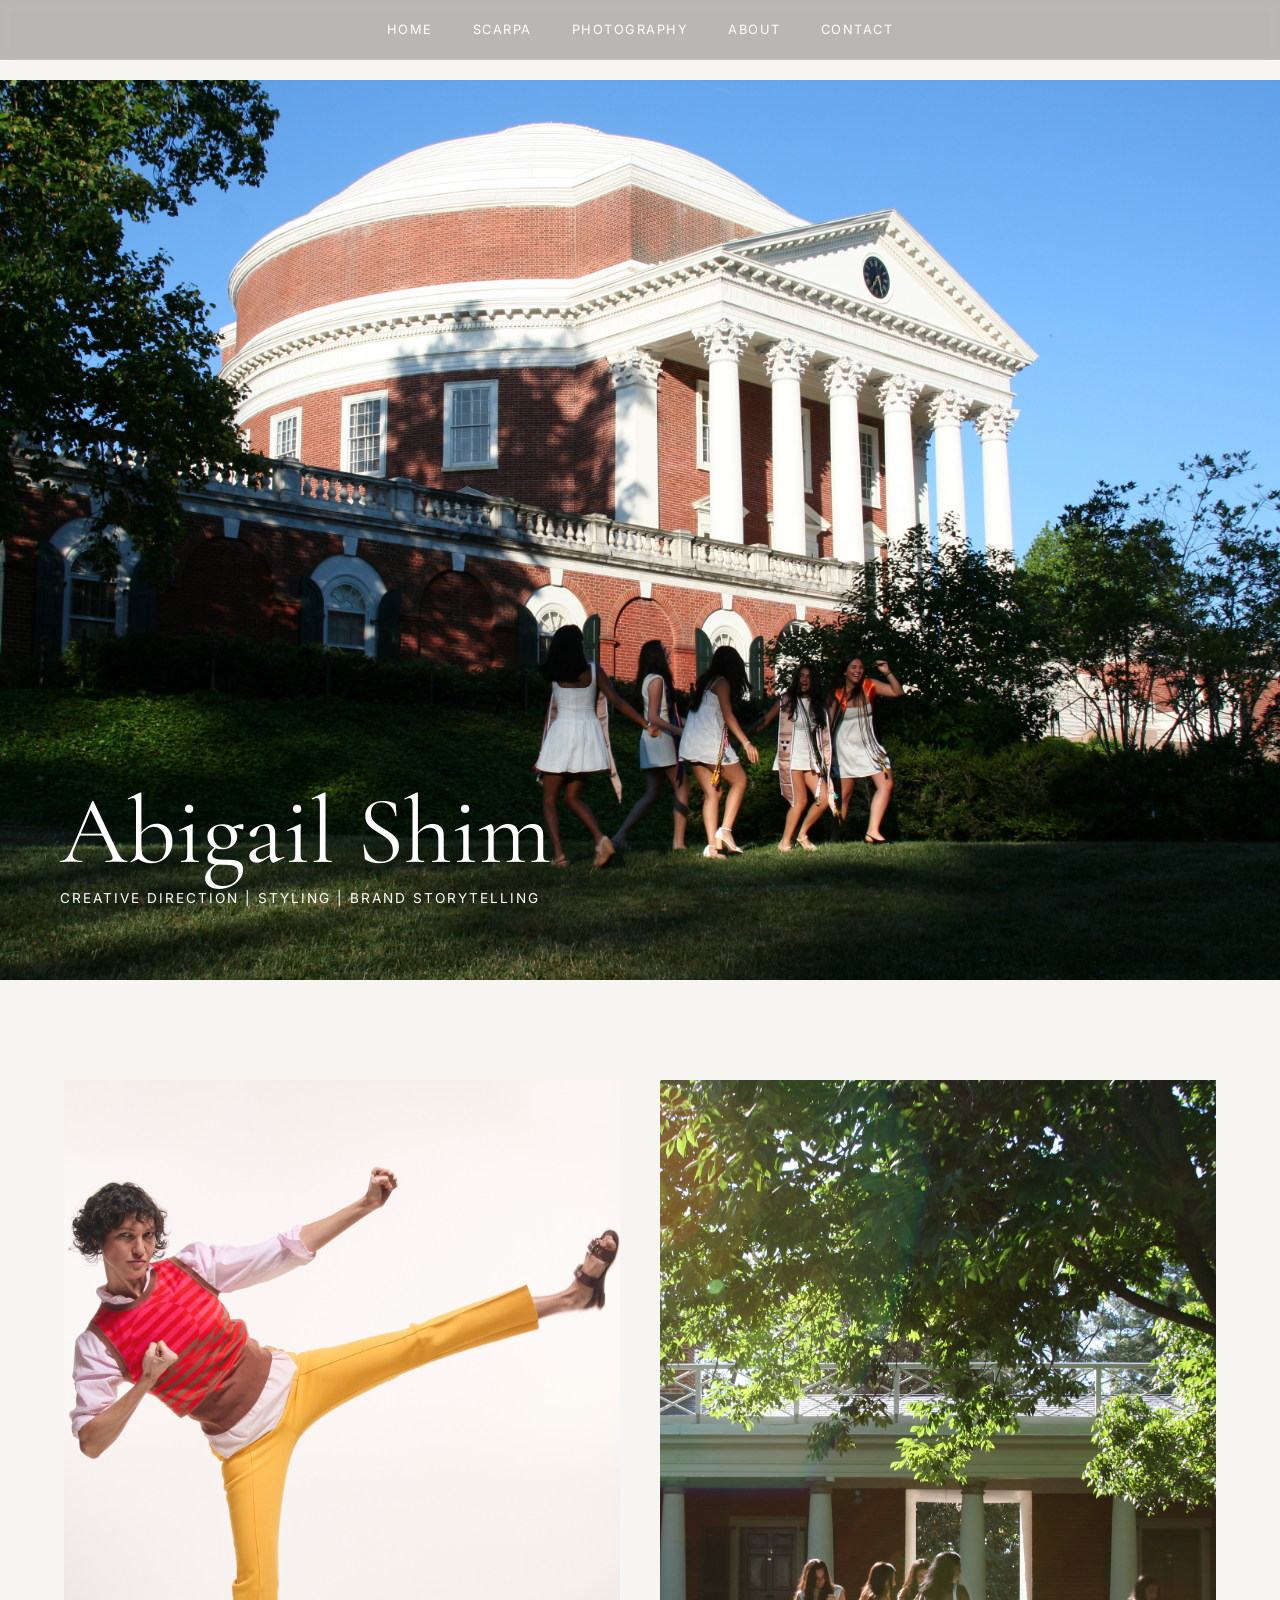
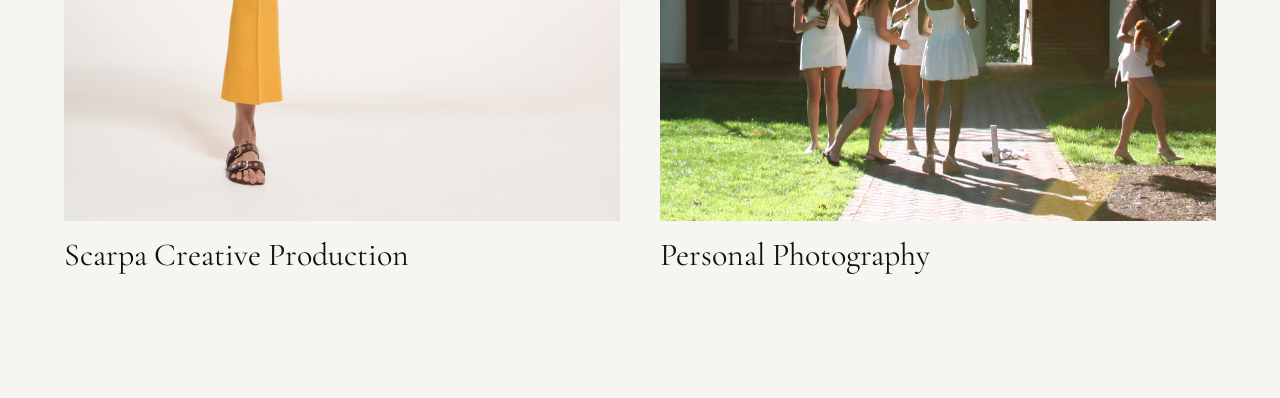
<file: index.html>
<!DOCTYPE html>
<html lang="en">
<head>
    <meta charset="UTF-8">
    <meta name="viewport" content="width=device-width, initial-scale=1.0">
    <title>Abigail Shim</title>
    <link rel="stylesheet" href="style.css">
</head>

<body>

<header class="top-bar">

    <nav>
        <a href="index.html">Home</a>
        <a href="scarpa.html">Scarpa</a>
        <a href="photography.html">Photography</a>
        <a href="about.html">About</a>
        <a href="contact.html">Contact</a>
    </nav>

</header>

    <section class="hero">

        <img src="images/hero.jpg" alt="Editorial Image">

        <div class="hero-text">
            <h1>Abigail Shim</h1>

            <p>
                Creative Direction | Styling | Brand Storytelling
            </p>
        </div>

    </section>

    <section class="featured-work">

        <a href="scarpa.html" class="work-card">
            <img src="images/scarpa/scarpaA.jpeg" alt="Scarpa Work">

            <h2>
                Scarpa Creative Production
            </h2>
        </a>

        <a href="photography.html" class="work-card">
            <img src="images/photography/image0.jpg" alt="Photography Work">

            <h2>
                Personal Photography
            </h2>
        </a>

    </section>

</body>
</html>
</file>
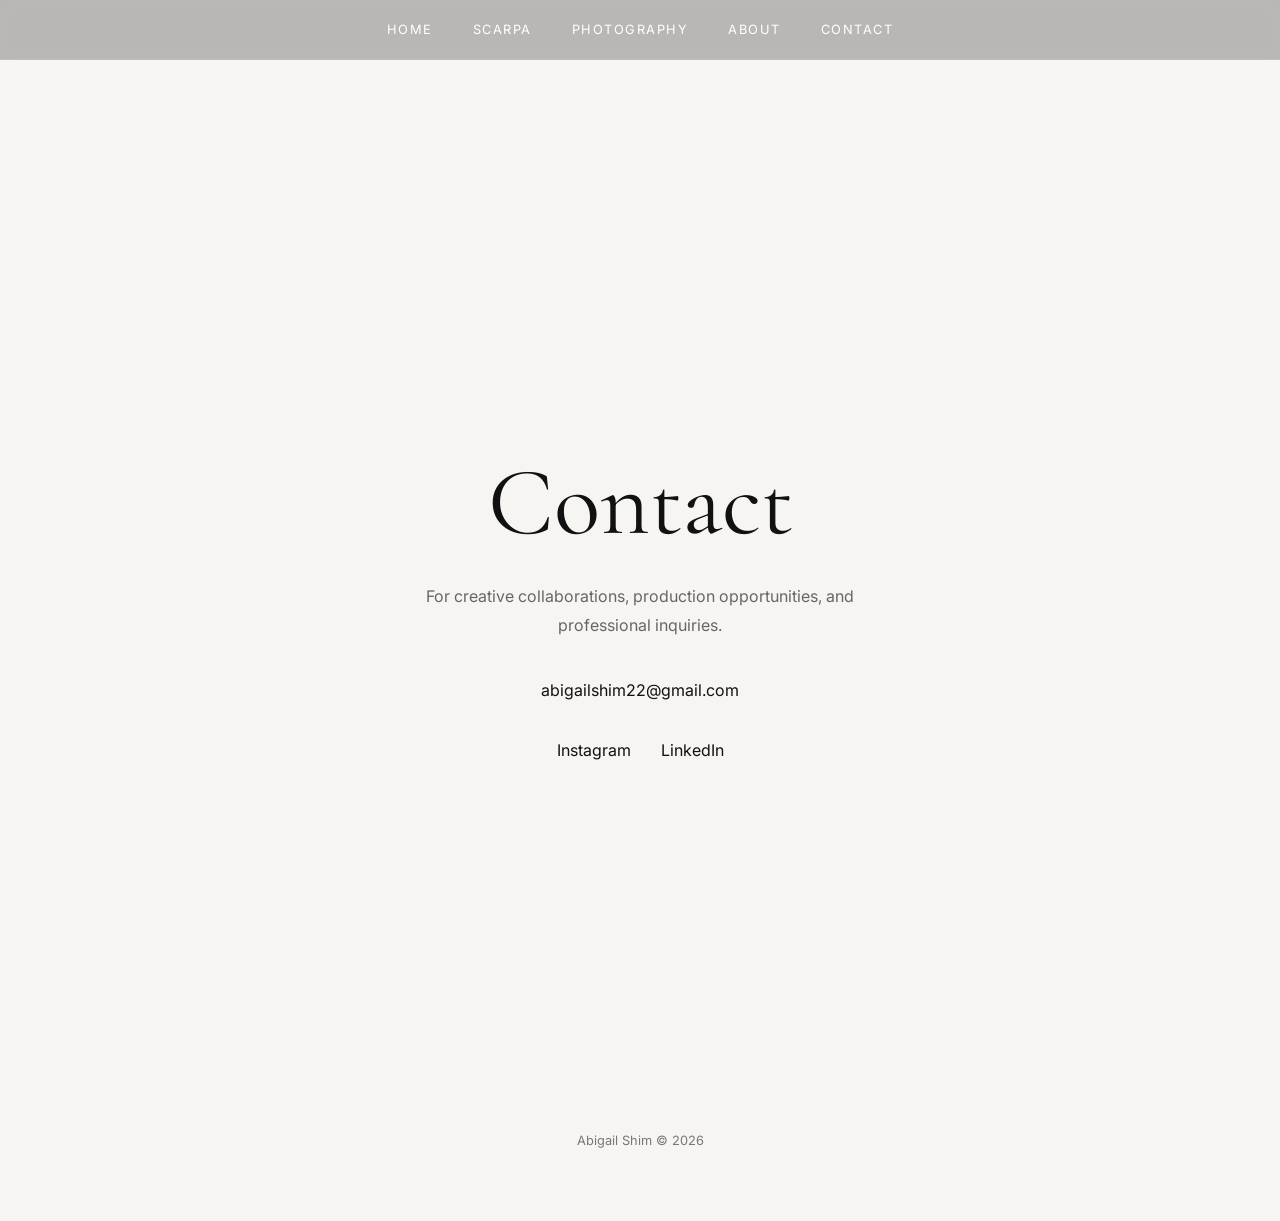
<file: contact.html>
<!DOCTYPE html>
<html lang="en">

<head>
    <meta charset="UTF-8">
    <meta name="viewport" content="width=device-width, initial-scale=1.0">
    <title>Contact | Abigail Shim</title>

    <link rel="stylesheet" href="style.css">
</head>

<body>

<header class="top-bar">

    <nav>
        <a href="index.html">Home</a>
        <a href="scarpa.html">Scarpa</a>
        <a href="photography.html">Photography</a>
        <a href="about.html">About</a>
        <a href="contact.html">Contact</a>
    </nav>

</header>

<section class="contact-page">

    <h1>Contact</h1>

    <p>
        For creative collaborations, production opportunities,
        and professional inquiries.
    </p>

    <a href="mailto:abigailshim22@gmail.com">
        abigailshim22@gmail.com
    </a>

    <div class="contact-links">

        <a href="https://www.instagram.com/st1aurentcowgirl/" target="_blank">
            Instagram
        </a>

        <a href="https://www.linkedin.com/in/abigail-shim" target="www.linkedin.com/in/abigail-shim">
            LinkedIn
        </a>

    </div>

</section>

<footer>
    <p>Abigail Shim © 2026</p>
</footer>

</body>
</html>
</file>
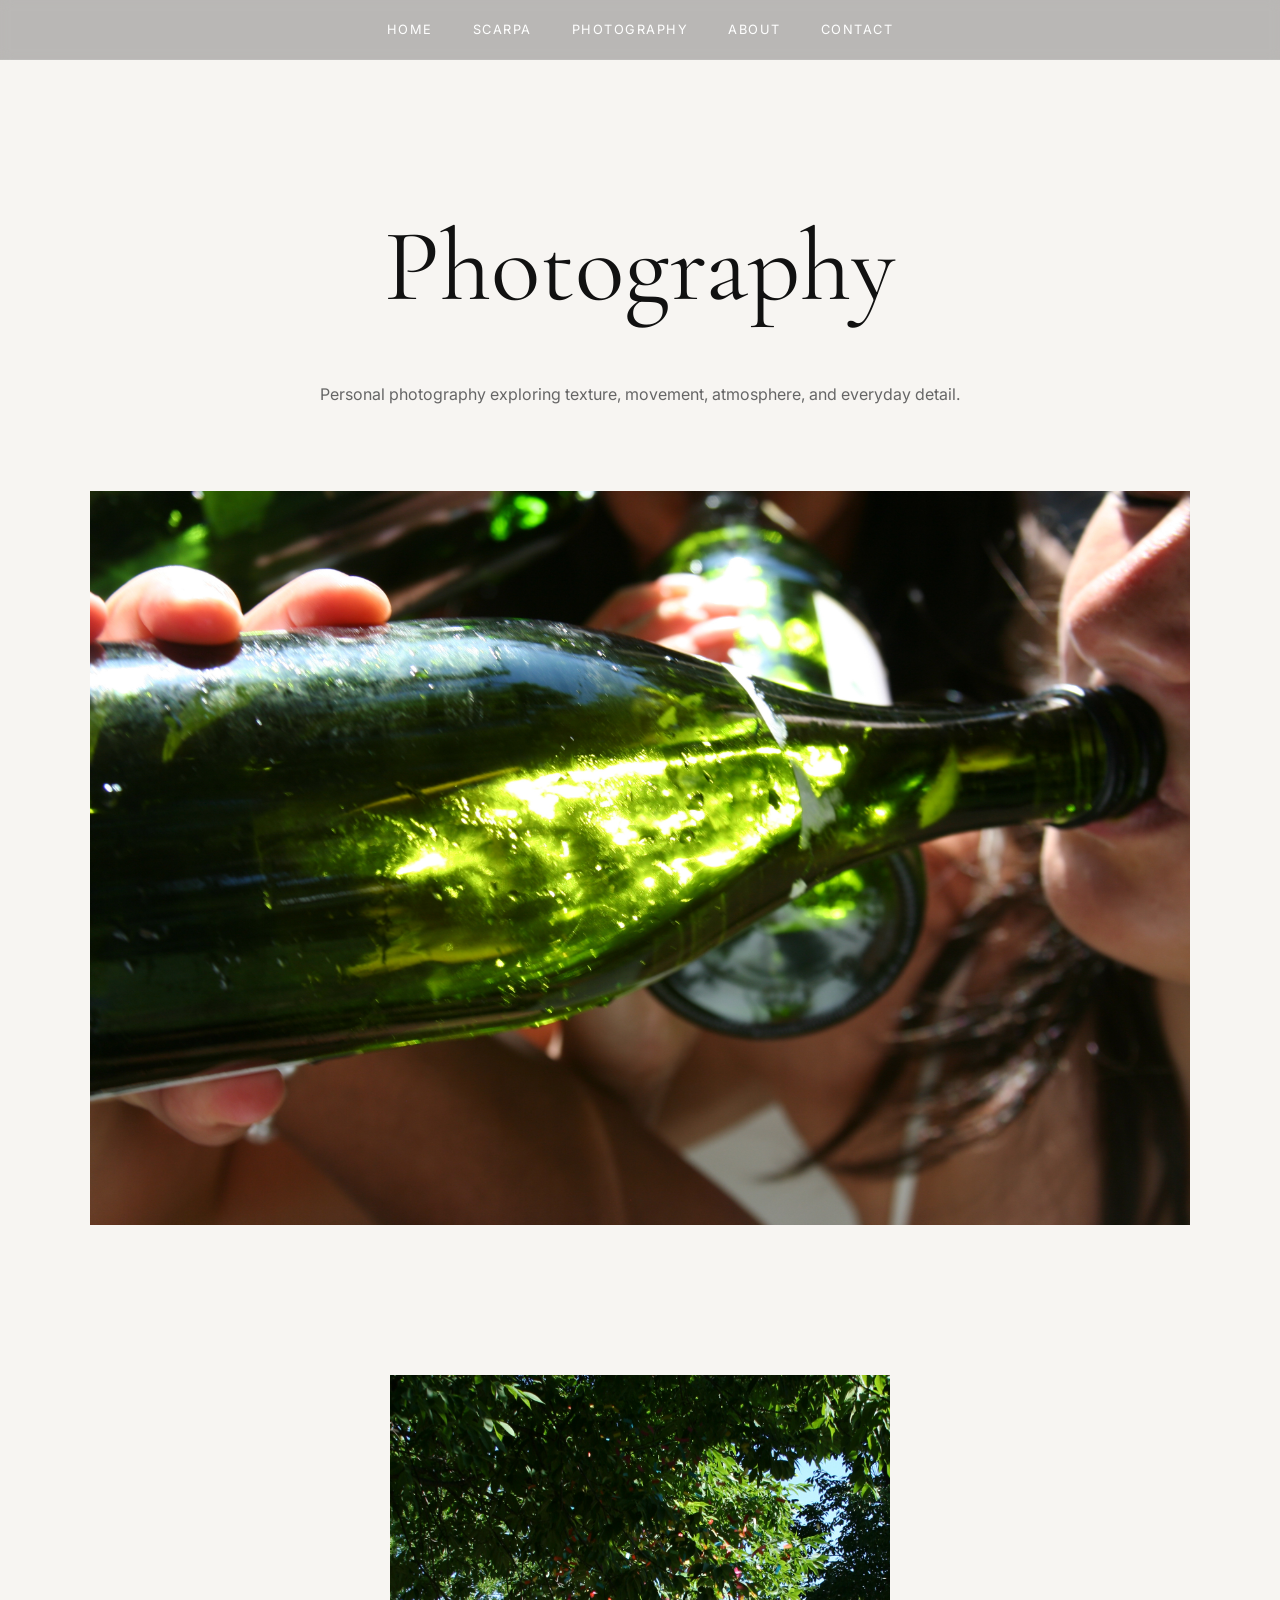
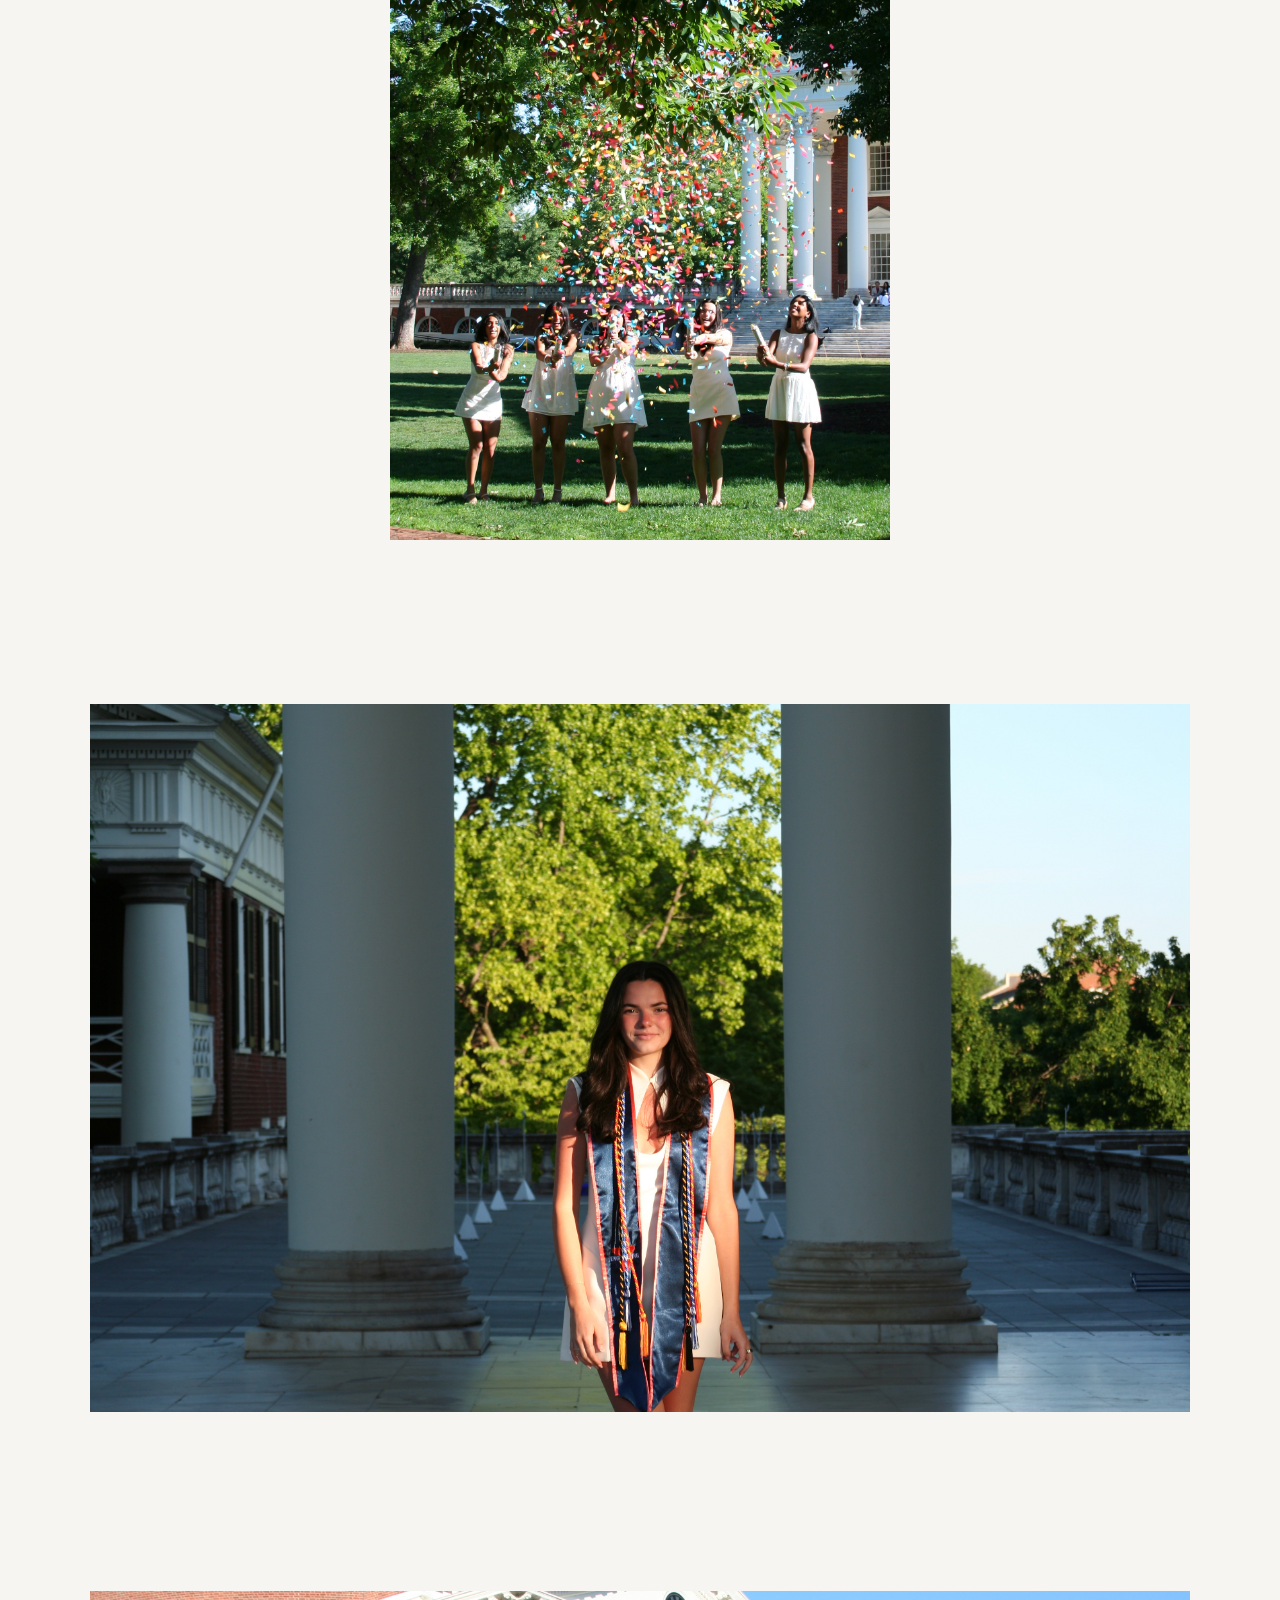
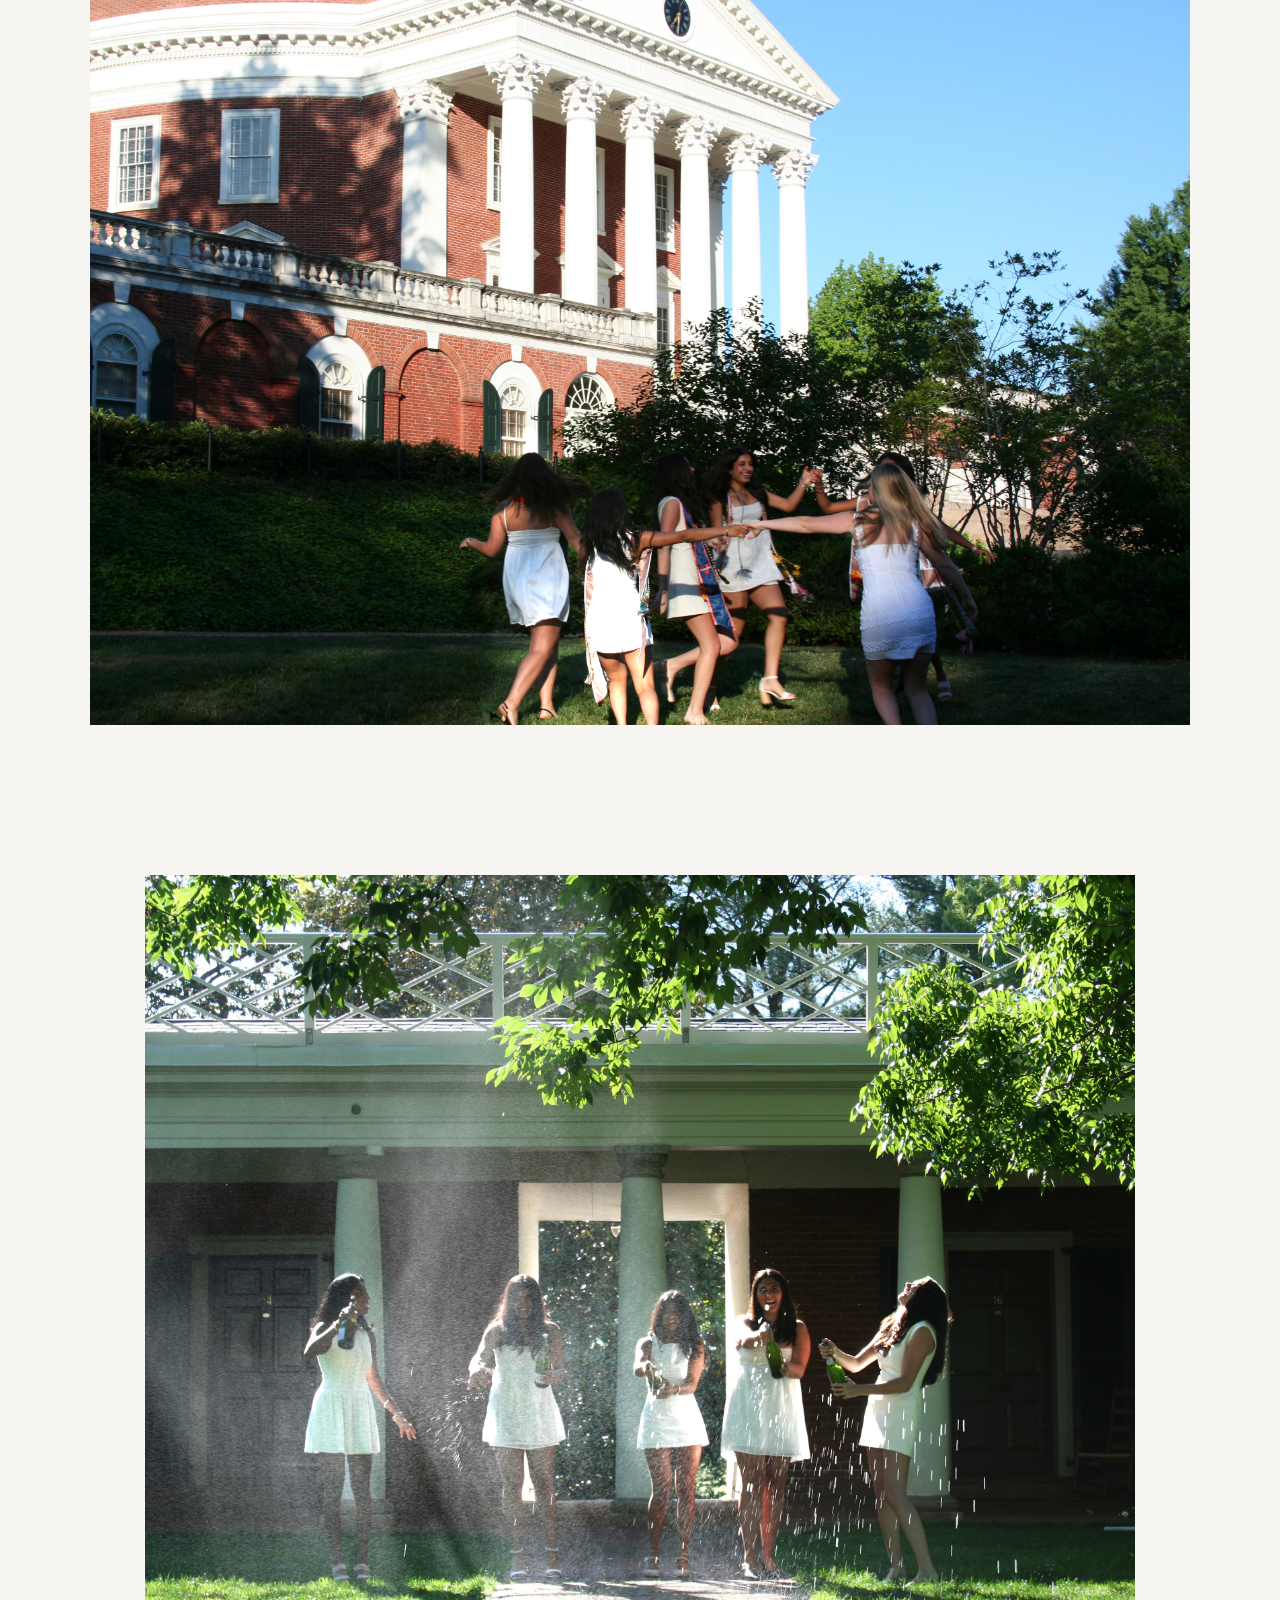
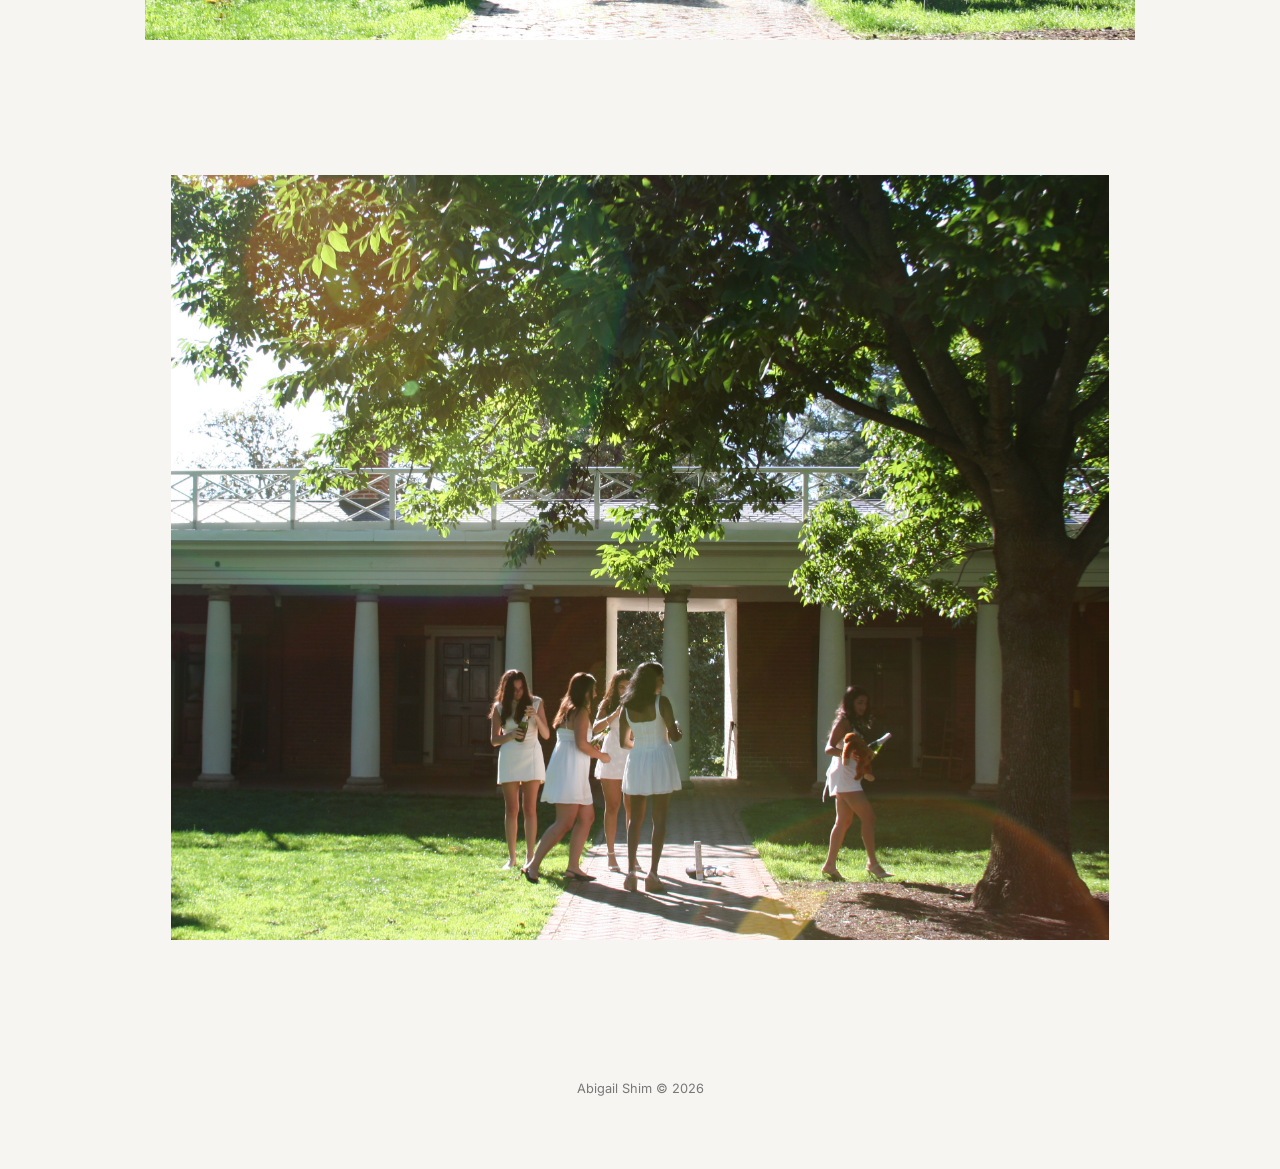
<file: photography.html>
<!DOCTYPE html>
<html lang="en">
<head>
    <meta charset="UTF-8">
    <meta name="viewport" content="width=device-width, initial-scale=1.0">
    <title>Photography | Abigail Shim</title>
    <link rel="stylesheet" href="style.css">
</head>

<body>

<header class="top-bar">

    <nav>
        <a href="index.html">Home</a>
        <a href="scarpa.html">Scarpa</a>
        <a href="photography.html">Photography</a>
        <a href="about.html">About</a>
        <a href="contact.html">Contact</a>
    </nav>

</header>

<header class="page-header">
    <h1>Photography</h1>

    <p>
        Personal photography exploring texture,
        movement, atmosphere, and everyday detail.
    </p>
</header>

<div class="photography-container">

    <section class="photo-slide">
        <img src="images/photography/grad1.jpg">
    </section>

    <section class="photo-slide">
        <img src="images/photography/grad2.jpg">
    </section>

    <section class="photo-slide">
        <img src="images/photography/grad3.jpg">
    </section>

    <section class="photo-slide">
        <img src="images/photography/grad4.jpg">
    </section>

    <section class="photo-slide">
        <img src="images/photography/grad5.jpg">
    </section>

    <section class="photo-slide">
        <img src="images/photography/grad6.jpg">
    </section>

</div>

<footer>
    <p>Abigail Shim © 2026</p>
</footer>

</body>
</html>
</file>
<file: style.css>
@import url('https://fonts.googleapis.com/css2?family=Cormorant+Garamond:wght@400;500&family=Inter:wght@300;400;500&display=swap');

body {
    margin: 0;
    padding-top: 80px;

    background-color: #f7f5f2;
    color: #111111;

    font-family: 'Inter', sans-serif;
}

h1,
h2 {
    font-family: 'Cormorant Garamond', serif;
    font-weight: 400;
}

.top-bar {
    position: fixed;

    top: 0;
    left: 0;

    width: 100%;

    z-index: 1000;

    background: rgba(0, 0, 0, 0.25);
    backdrop-filter: blur(6px);

    border-bottom: 1px solid rgba(255,255,255,0.08);
}

footer {
    text-align: center;

    padding: 60px 20px;

    font-size: 0.8rem;

    color: #777777;
}

nav {
    display: flex;
    justify-content: center;
    gap: 40px;

    padding: 22px 20px;

    max-width: 1400px;
    margin: auto;
}

nav a {
    text-decoration: none;
    color: white;

    font-size: 0.8rem;
    letter-spacing: 1.5px;
    text-transform: uppercase;

    transition: opacity 0.3s ease;
}

nav a:hover {
    opacity: 0.7;
}

.hero {
    position: relative;
    width: 100%;
    height: 100vh;
    overflow: hidden;
}

.hero img {
    width: 100%;
    height: 100%;
    object-fit: cover;

    display: block;
}

.hero-text {
    position: absolute;

    left: 60px;
    bottom: 60px;

    color: white;
}

.hero-text h1 {
    font-size: clamp(4rem, 8vw, 6rem);

    margin-bottom: 10px;
    line-height: 0.95;
}

.hero-text p {
    font-size: 0.85rem;

    letter-spacing: 2px;
    text-transform: uppercase;
}

.featured-work {
    width: 90%;

    margin: 100px auto;

    display: grid;
    grid-template-columns: repeat(auto-fit, minmax(350px, 1fr));

    gap: 40px;
}

.work-card {
    text-decoration: none;
    color: inherit;

    overflow: hidden;
}

.work-card img {
    width: 100%;

    aspect-ratio: 3 / 4;
    object-fit: cover;

    display: block;

    transition:
        transform 0.4s ease,
        opacity 0.3s ease;
}

.work-card img:hover {
    transform: scale(1.01);
    opacity: 0.92;
}

.work-card h2 {
    margin-top: 18px;

    font-size: 2rem;
    line-height: 1;

    font-weight: 400;
}

.page-header {
    text-align: center;

    margin-top: 140px;
    padding: 0 20px;
}

.page-header h1 {
    font-size: clamp(4rem, 8vw, 7rem);

    line-height: 0.9;
}

.page-header p {
    max-width: 700px;

    margin: auto;

    line-height: 1.7;
    color: #666666;
}

.photography-container {
    scroll-snap-type: y mandatory;
}

.photo-slide {
    width: 100%;

    height: 100vh;

    display: flex;

    justify-content: center;
    align-items: center;

    padding: 40px;

    box-sizing: border-box;

    scroll-snap-align: start;
}

.photo-slide img {
    max-width: min(1100px, 88vw);

    max-height: 85vh;

    object-fit: contain;

    display: block;
}

html {
    scroll-behavior: smooth;
}


.campaign {
    width: min(1300px, 92%);
    margin: 140px auto;
}

.campaign-info {
    margin-bottom: 35px;
}

.campaign-info h2 {
    font-size: clamp(2.5rem, 4vw, 4rem);

    margin-bottom: 15px;

    line-height: 0.95;
}

.campaign-info p {
    max-width: 650px;

    line-height: 1.7;

    color: #666666;

    font-size: 1rem;
}

.gallery img {
    cursor: pointer;
}

.photo-section {
    width: min(1300px, 92%);
    margin: 120px auto;
}

.about-container {
    width: min(1200px, 92%);

    margin: 140px auto;

    display: grid;

    grid-template-columns: 1fr 1fr;

    gap: 80px;

    align-items: center;
}

.about-image img {
    width: 100%;

    display: block;
}

.about-text h1 {
    font-size: clamp(4rem, 8vw, 6rem);

    line-height: 0.9;

    margin-bottom: 30px;
}

.about-text p {
    line-height: 1.8;

    margin-bottom: 25px;

    color: #555555;

    max-width: 500px;
}

.contact-page {
    min-height: 100vh;

    display: flex;

    flex-direction: column;

    justify-content: center;
    align-items: center;

    text-align: center;

    padding: 40px;
}

.contact-page h1 {
    font-size: clamp(4rem, 8vw, 6rem);

    margin-bottom: 20px;

    line-height: 0.9;
}

.contact-page p {
    max-width: 500px;

    line-height: 1.8;

    color: #666666;

    margin-bottom: 40px;
}

.contact-page a {
    text-decoration: none;

    color: #111111;

    font-size: 1rem;

    transition: opacity 0.3s ease;
}

.contact-page a:hover {
    opacity: 0.6;
}

.contact-links {
    display: flex;

    gap: 30px;

    margin-top: 40px;
}

footer {
    text-align: center;

    padding: 60px 20px;

    font-size: 0.8rem;

    color: #777777;
}

@media (max-width: 900px) {

    .about-container {
        grid-template-columns: 1fr;

        gap: 50px;
    }

}

@media (max-width: 900px) {

    nav {
        gap: 20px;
        flex-wrap: wrap;

        padding: 20px;
    }

    .hero-text {
        left: 30px;
        bottom: 40px;
    }

    .featured-work {
        grid-template-columns: 1fr;
    }

    .gallery {
        grid-template-columns: 1fr;
    }

    .page-header h1 {
        font-size: 3rem;
    }

    .campaign-info h2 {
        font-size: 2rem;
    }

    .gallery img {
        height: auto;
    }
}
</file>
